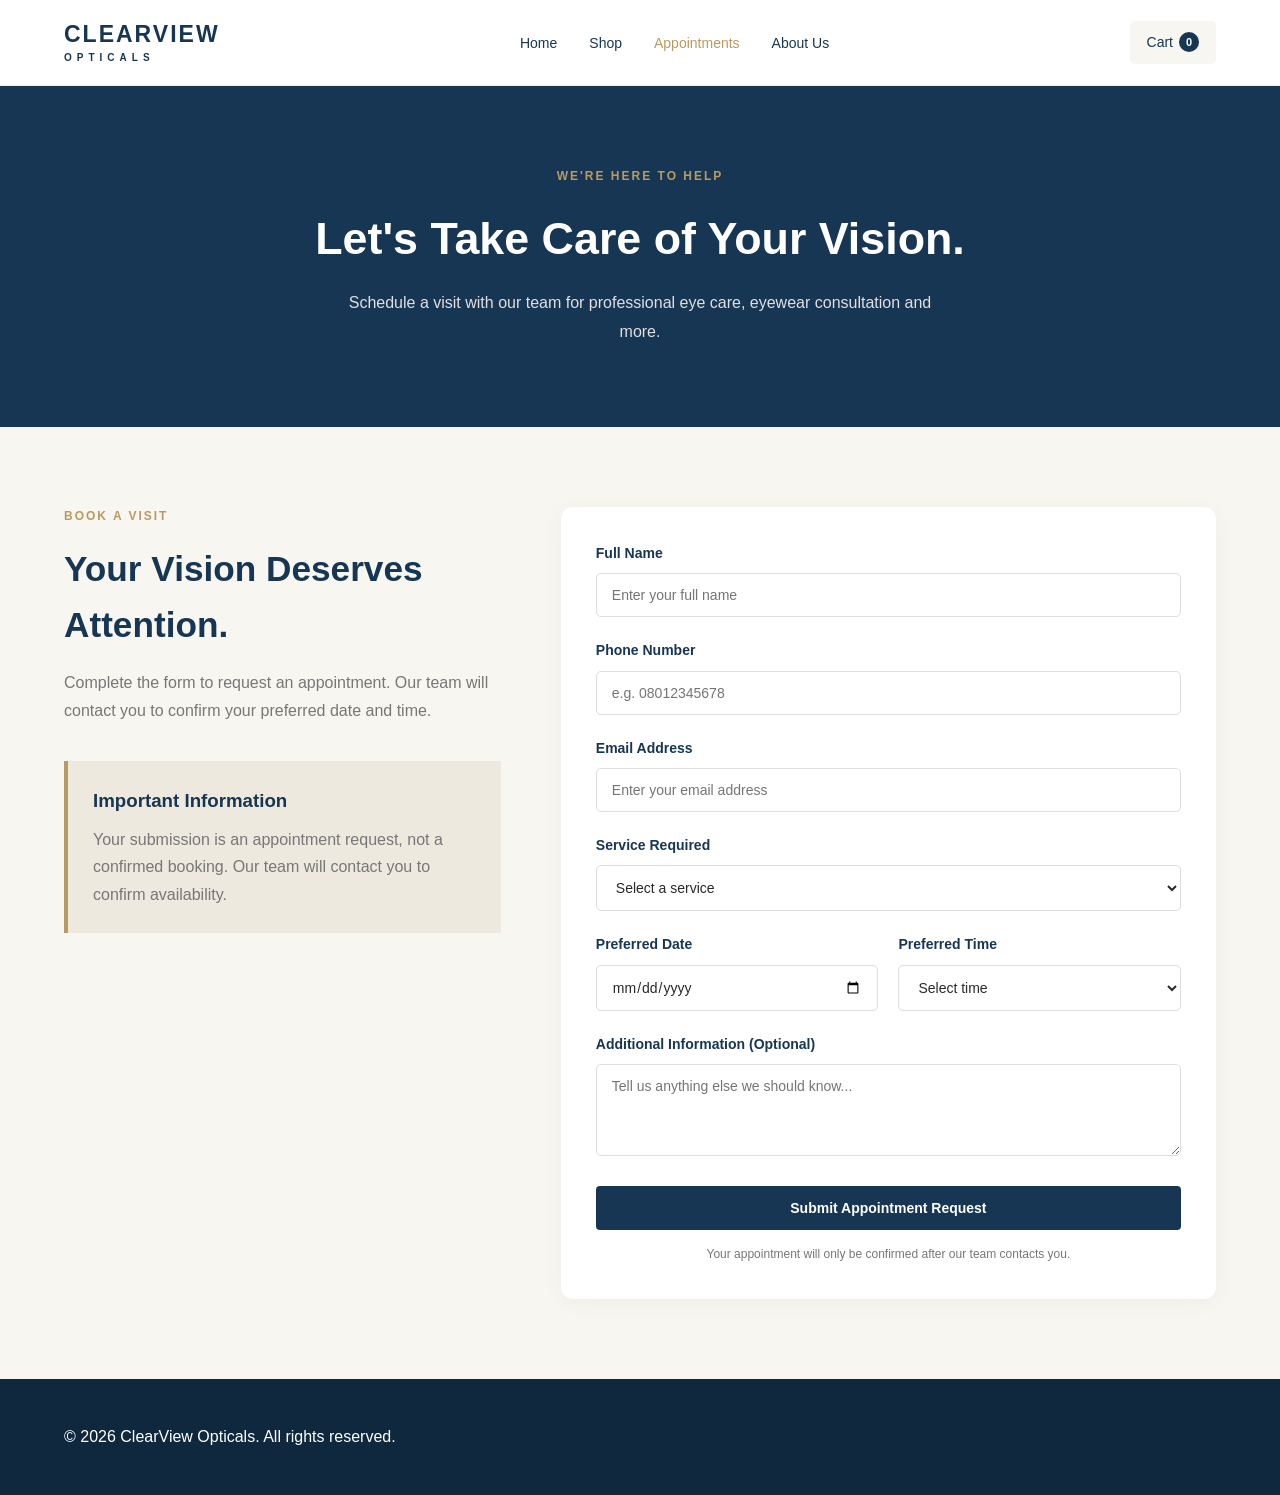
<file: appointments.html>
<!doctype html>
<html lang="en">
  <head>
    <meta charset="UTF-8" />
    <meta name="viewport" content="width=device-width, initial-scale=1.0" />

    <title>Book an Appointment | ClearView Opticals</title>

    <meta
      name="description"
      content="Discover quality eyewear, stylish frames and professional eye care services at ClearView Opticals. Book an appointment or explore our collection."
    />

    <meta name="author" content="ClearView Opticals" />

    <meta name="robots" content="index, follow" />

    <meta
      property="og:title"
      content="ClearView Opticals | See Clearly. Live Fully."
    />

    <meta
      property="og:description"
      content="Discover quality eyewear and professional eye care services at ClearView Opticals."
    />

    <meta property="og:type" content="website" />

    <meta property="og:image" content="images/clearview-preview." />

    <link rel="icon" type="image/x-icon" href="favicon.ico" />
    <link rel="icon" type="image/png" href="clearview-favicon.png" />
    <link rel="stylesheet" href="assets/css/style.css" />
  </head>

  <body>
    <!-- Navigation -->
    <header class="header">
      <nav class="navbar container">
        <a href="index.html" class="logo">
          CLEARVIEW
          <span>OPTICALS</span>
        </a>

        <button
          class="menu-toggle"
          id="menuToggle"
          aria-label="Toggle navigation"
          aria-expanded="false"
        >
          ☰
        </button>

        <ul class="nav-links" id="navLinks">
          <li><a href="index.html">Home</a></li>
          <li><a href="shop.html">Shop</a></li>
          <li><a href="appointments.html" class="active">Appointments</a></li>
          <li><a href="index.html#about">About Us</a></li>
        </ul>

        <a href="cart.html" class="cart-link">
          Cart <span id="cartCount">0</span>
        </a>
      </nav>
    </header>

    <!-- Appointment Hero -->
    <section class="appointment-hero">
      <div class="container">
        <p class="eyebrow">WE'RE HERE TO HELP</p>

        <h1>Let's Take Care of Your Vision.</h1>

        <p>
          Schedule a visit with our team for professional eye care, eyewear
          consultation and more.
        </p>
      </div>
    </section>

    <!-- Appointment Form -->
    <section class="appointment-section">
      <div class="container appointment-layout">
        <div class="appointment-info">
          <p class="eyebrow">BOOK A VISIT</p>

          <h2>Your Vision Deserves Attention.</h2>

          <p>
            Complete the form to request an appointment. Our team will contact
            you to confirm your preferred date and time.
          </p>

          <div class="appointment-note">
            <h3>Important Information</h3>

            <p>
              Your submission is an appointment request, not a confirmed
              booking. Our team will contact you to confirm availability.
            </p>
          </div>
        </div>

        <div class="appointment-form-container">
          <form id="appointmentForm">
            <div class="form-group">
              <label for="customerName">Full Name</label>

              <input
                type="text"
                id="customerName"
                placeholder="Enter your full name"
                required
              />
            </div>

            <div class="form-group">
              <label for="customerPhone">Phone Number</label>

              <input
                type="tel"
                id="customerPhone"
                placeholder="e.g. 08012345678"
                required
              />
            </div>

            <div class="form-group">
              <label for="customerEmail">Email Address</label>

              <input
                type="email"
                id="customerEmail"
                placeholder="Enter your email address"
              />
            </div>

            <div class="form-group">
              <label for="appointmentService">Service Required</label>

              <select id="appointmentService" required>
                <option value="">Select a service</option>

                <option value="Eye Examination">Eye Examination</option>

                <option value="Frame Consultation">Frame Consultation</option>

                <option value="Lens Consultation">Lens Consultation</option>

                <option value="Contact Lens Consultation">
                  Contact Lens Consultation
                </option>

                <option value="General Enquiry">General Enquiry</option>
              </select>
            </div>

            <div class="form-row">
              <div class="form-group">
                <label for="appointmentDate"> Preferred Date </label>

                <input type="date" id="appointmentDate" required />
              </div>

              <div class="form-group">
                <label for="appointmentTime"> Preferred Time </label>

                <select id="appointmentTime" required>
                  <option value="">Select time</option>

                  <option value="Morning">Morning</option>

                  <option value="Afternoon">Afternoon</option>

                  <option value="Evening">Evening</option>
                </select>
              </div>
            </div>

            <div class="form-group">
              <label for="appointmentMessage">
                Additional Information (Optional)
              </label>

              <textarea
                id="appointmentMessage"
                rows="4"
                placeholder="Tell us anything else we should know..."
              ></textarea>
            </div>

            <button type="submit" class="btn btn-primary appointment-submit">
              Submit Appointment Request
            </button>

            <p class="form-disclaimer">
              Your appointment will only be confirmed after our team contacts
              you.
            </p>
          </form>
        </div>
      </div>
    </section>

    <!-- Footer -->
    <footer class="footer">
      <div class="container">
        <div class="footer-bottom">
          <p>
            &copy; <span id="currentYear"></span>
            ClearView Opticals. All rights reserved.
          </p>
        </div>
      </div>
    </footer>

    <script src="assets/js/main.js"></script>
    <script src="assets/js/cart.js"></script>
    <script src="assets/js/appointments.js"></script>
  </body>
</html>
</file>
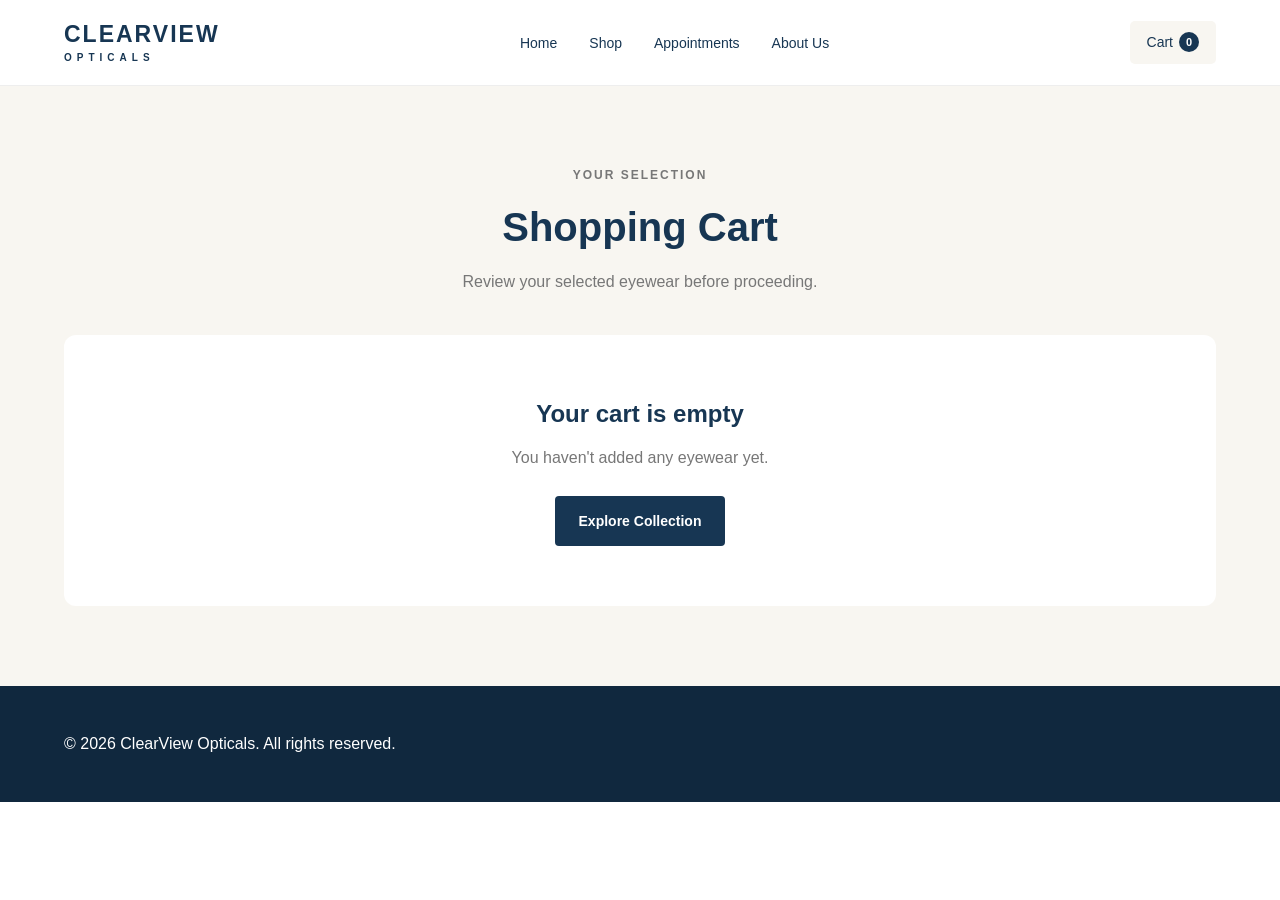
<file: cart.html>
<!doctype html>
<html lang="en">
  <head>
    <meta charset="UTF-8" />
    <meta name="viewport" content="width=device-width, initial-scale=1.0" />

    <title>Your Cart | ClearView Opticals</title>

    <meta
      name="description"
      content="Discover quality eyewear, stylish frames and professional eye care services at ClearView Opticals. Book an appointment or explore our collection."
    />

    <meta name="author" content="ClearView Opticals" />

    <meta name="robots" content="index, follow" />

    <meta
      property="og:title"
      content="ClearView Opticals | See Clearly. Live Fully."
    />

    <meta
      property="og:description"
      content="Discover quality eyewear and professional eye care services at ClearView Opticals."
    />

    <meta property="og:type" content="website" />

    <meta property="og:image" content="images/clearview-preview.jpg" />

    <link rel="icon" type="image/x-icon" href="favicon.ico" />
    <link rel="icon" type="image/png" href="clearview-favicon.png" />
    <link rel="stylesheet" href="assets/css/style.css" />
  </head>

  <body>
    <!-- Navigation -->
    <header class="header">
      <nav class="navbar container">
        <a href="index.html" class="logo">
          CLEARVIEW
          <span>OPTICALS</span>
        </a>

        <button
          class="menu-toggle"
          id="menuToggle"
          aria-label="Toggle navigation"
          aria-expanded="false"
        >
          ☰
        </button>

        <ul class="nav-links" id="navLinks">
          <li><a href="index.html">Home</a></li>
          <li><a href="shop.html">Shop</a></li>
          <li><a href="appointments.html">Appointments</a></li>
          <li><a href="index.html#about">About Us</a></li>
        </ul>

        <a href="cart.html" class="cart-link">
          Cart <span id="cartCount">0</span>
        </a>
      </nav>
    </header>

    <!-- Cart Section -->
    <section class="cart-section">
      <div class="container">
        <div class="section-heading">
          <p class="eyebrow">YOUR SELECTION</p>
          <h1>Shopping Cart</h1>
          <p>Review your selected eyewear before proceeding.</p>
        </div>

        <div id="cartContainer">
          <!-- JavaScript will display cart items here -->
        </div>
      </div>
    </section>

    <!-- Footer -->
    <footer class="footer">
      <div class="container">
        <div class="footer-bottom">
          <p>
            &copy; <span id="currentYear"></span>
            ClearView Opticals. All rights reserved.
          </p>
        </div>
      </div>
    </footer>

    <script src="assets/js/product.js"></script>
    <script src="assets/js/main.js"></script>
    <script src="assets/js/cart.js"></script>
  </body>
</html>
</file>
<file: assets/css/style.css>
/* =================================
   1. GLOBAL SETTINGS
================================= */

:root {
  --navy: #173653;
  --navy-dark: #10283e;
  --cream: #f8f6f1;
  --white: #ffffff;
  --gold: #b99a62;
  --text: #292929;
  --muted: #777777;

  --container-width: 1200px;
}

* {
  margin: 0;
  padding: 0;
  box-sizing: border-box;
}

html {
  scroll-behavior: smooth;
}

body {
  font-family: Arial, Helvetica, sans-serif;
  color: var(--text);
  line-height: 1.6;
}

a {
  text-decoration: none;
  color: inherit;
}

img {
  display: block;
  max-width: 100%;
}

.container {
  width: min(90%, var(--container-width));
  margin: 0 auto;
}

/* Accessibility — visible keyboard focus everywhere */
button:focus-visible,
a:focus-visible {
  outline: 2px solid var(--gold);
  outline-offset: 2px;
}

/* =================================
   2. NAVIGATION
================================= */

.header {
  background: var(--white);
  position: sticky;
  top: 0;
  z-index: 100;
  border-bottom: 1px solid #eeeeee;
}

.navbar {
  min-height: 85px;
  display: flex;
  align-items: center;
  justify-content: space-between;
}

.logo {
  color: var(--navy);
  font-size: 23px;
  font-weight: 800;
  letter-spacing: 2px;
  line-height: 1.1;
}

.logo span {
  display: block;
  font-size: 10px;
  letter-spacing: 5px;
  margin-top: 5px;
}

.nav-links {
  display: flex;
  align-items: center;
  gap: 32px;
  list-style: none;
}

.nav-links a {
  font-size: 14px;
  font-weight: 500;
  color: var(--navy);
  text-decoration: none;
  transition: color 0.3s ease;
}

.nav-links a:hover,
.nav-links a.active {
  color: var(--gold);
}

.cart-link {
  background: var(--cream);
  color: var(--navy);
  padding: 10px 17px;
  border-radius: 5px;
  font-size: 14px;
  display: inline-flex;
  align-items: center;
  gap: 6px;
}

/* Cart badge — pill shape stays round for 1, 10, 100+ */
#cartCount {
  display: inline-flex;
  align-items: center;
  justify-content: center;
  min-width: 20px;
  height: 20px;
  padding: 0 6px;
  border-radius: 999px;
  background: var(--navy);
  color: var(--white);
  font-size: 11px;
  font-weight: 700;
  line-height: 1;
}

.menu-toggle {
  display: none;
  background: none;
  border: none;
  font-size: 25px;
  cursor: pointer;
}

/* =================================
   3. BUTTONS
================================= */

.btn {
  display: inline-block;
  padding: 14px 24px;
  border-radius: 4px;
  font-size: 14px;
  font-weight: 600;
  transition: 0.3s;
}

.btn-primary {
  background: var(--navy);
  color: var(--white);
}

.btn-primary:hover {
  background: var(--navy-dark);
}

.btn-outline {
  border: 1px solid var(--navy);
  color: var(--navy);
}

.btn-outline:hover {
  background: var(--navy);
  color: white;
}

.btn-light {
  background: white;
  color: var(--navy);
}

/* =================================
   4. HERO SECTION
================================= */

.hero {
  background: var(--cream);
  padding: 80px 0;
}

.hero-content {
  display: grid;
  grid-template-columns: 1fr 1fr;
  align-items: center;
  gap: 60px;
}

.eyebrow {
  color: var(--gold);
  font-size: 12px;
  font-weight: 700;
  letter-spacing: 2px;
}

.hero h1 {
  color: var(--navy);
  font-size: clamp(42px, 5vw, 68px);
  line-height: 1.1;
  margin: 20px 0;
}

.hero h1 span {
  display: block;
  color: var(--gold);
}

.hero-text p {
  color: var(--muted);
  max-width: 470px;
  margin-bottom: 30px;
}

.hero-buttons {
  display: flex;
  flex-wrap: wrap;
  gap: 12px;
}

.hero-image {
  background: var(--cream);
  border-radius: 8px;
  overflow: hidden;
}

.hero-image img {
  width: 100%;
  height: 440px;
  object-fit: cover;
  border-radius: 8px;
}

/* =================================
   5. TRUST SECTION
================================= */

.trust-section {
  padding: 35px 0;
  background: white;
  border-bottom: 1px solid #eeeeee;
}

.trust-content {
  display: grid;
  grid-template-columns: repeat(3, 1fr);
  gap: 25px;
  text-align: center;
}

.trust-content strong,
.trust-content span {
  display: block;
}

.trust-content strong {
  color: var(--navy);
  font-size: 15px;
}

.trust-content span {
  color: var(--muted);
  font-size: 13px;
}

/* =================================
   6. GENERAL SECTIONS
================================= */

.section {
  padding-top: 90px;
  padding-bottom: 90px;
}

.section-heading {
  text-align: center;
  max-width: 650px;
  margin: 0 auto 45px;
}

.section-heading h2 {
  color: var(--navy);
  font-size: clamp(28px, 4vw, 40px);
  margin: 12px 0;
}

.section-heading p {
  color: var(--muted);
}

/* =================================
   7. SERVICES
================================= */

.service-grid {
  display: grid;
  grid-template-columns: repeat(3, 1fr);
  gap: 25px;
}

.service-card {
  border: 1px solid #eeeeee;
  padding: 35px 28px;
  border-radius: 6px;
  transition: 0.3s;
}

.service-card:hover {
  transform: translateY(-5px);
  box-shadow: 0 12px 30px rgba(0, 0, 0, 0.06);
}

.service-icon {
  color: var(--gold);
  font-size: 25px;
  font-weight: bold;
  margin-bottom: 20px;
}

.service-card h3 {
  color: var(--navy);
  margin-bottom: 12px;
}

.service-card p {
  color: var(--muted);
  font-size: 14px;
  margin-bottom: 20px;
}

.service-card a {
  color: var(--navy);
  font-weight: 600;
  font-size: 14px;
}

/* =================================
   8. FEATURED PRODUCTS
================================= */

.featured-section {
  background: var(--cream);
  padding: 90px 0;
}

.featured-placeholder {
  background: white;
  border: 1px dashed #d8d2c6;
  border-radius: 8px;
  padding: 60px 20px;
  text-align: center;
}

.featured-placeholder p {
  color: var(--muted);
  margin-bottom: 20px;
}

/* =================================
   9. APPOINTMENT CTA (home page)
================================= */

.appointment-cta {
  background: var(--navy);
  color: white;
  padding: 75px 0;
}

.cta-content {
  display: flex;
  justify-content: space-between;
  align-items: center;
  gap: 30px;
}

.cta-content h2 {
  font-size: 34px;
  margin: 12px 0;
}

.cta-content p {
  color: #d4dce3;
  max-width: 550px;
}

/* =================================
   10. FOOTER
================================= */

.footer {
  background: var(--navy-dark);
  color: white;
  padding: 45px 0;
}

.footer-content {
  text-align: center;
}

.footer-logo {
  color: white;
  display: inline-block;
  margin-bottom: 15px;
}

.footer-content > p {
  font-size: 14px;
  color: #d4dce3;
}

.copyright {
  margin-top: 25px;
  font-size: 12px !important;
}

/* =================================
   11. RESPONSIVENESS — GLOBAL
================================= */

@media (max-width: 768px) {
  .navbar {
    min-height: 75px;
    position: relative;
  }

  .menu-toggle {
    display: block;
    margin-left: auto;
    margin-right: 18px;
  }

  .nav-links {
    display: none;
    position: absolute;
    top: 75px;
    left: 0;
    width: 100%;
    background: white;
    padding: 25px;
    flex-direction: column;
    align-items: flex-start;
    gap: 20px;
    box-shadow: 0 10px 20px rgba(0, 0, 0, 0.08);
  }

  .nav-links.show {
    display: flex;
  }

  .hero {
    padding: 55px 0;
  }

  .hero-content {
    grid-template-columns: 1fr;
    gap: 35px;
  }

  .hero-image img {
    height: 320px;
  }

  .trust-content {
    grid-template-columns: 1fr;
    gap: 25px;
  }

  .service-grid {
    grid-template-columns: 1fr;
  }

  .section {
    padding-top: 65px;
    padding-bottom: 65px;
  }

  .featured-section {
    padding: 65px 0;
  }

  .cta-content {
    flex-direction: column;
    align-items: flex-start;
  }

  .cta-content h2 {
    font-size: 28px;
  }

  .cart-link {
    padding: 8px 12px;
  }
}

/* =================================
   12. SHOP PAGE
================================= */

.shop-hero {
  background: var(--cream);
  padding: 75px 0;
  text-align: center;
}

.shop-hero h1 {
  color: var(--navy);
  font-size: clamp(32px, 5vw, 48px);
  margin: 15px 0;
}

.shop-hero p {
  color: var(--muted);
  max-width: 550px;
  margin: 0 auto;
}

.shop-section {
  padding-top: 65px;
  padding-bottom: 90px;
}

/* FILTER BUTTONS */

.shop-toolbar {
  display: flex;
  justify-content: space-between;
  align-items: center;
  gap: 20px;
  margin-bottom: 40px;
}

.filter-buttons {
  display: flex;
  flex-wrap: wrap;
  gap: 12px;
}

.filter-btn {
  padding: 10px 20px;
  border: 1px solid #dddddd;
  background: white;
  color: var(--text);
  border-radius: 4px;
  cursor: pointer;
  transition:
    background 0.3s ease,
    color 0.3s ease,
    border-color 0.3s ease;
}

.filter-btn:hover,
.filter-btn.active {
  background: var(--navy);
  color: white;
  border-color: var(--navy);
}

#productCount {
  color: var(--muted);
  font-size: 14px;
}

/* PRODUCT GRID */

.product-grid {
  display: grid;
  grid-template-columns: repeat(3, 1fr);
  gap: 30px;
}

.product-card {
  background: var(--white);
  border: 1px solid #eeeeee;
  border-radius: 10px;
  overflow: hidden;
  display: flex;
  flex-direction: column;
  transition:
    transform 0.3s ease,
    box-shadow 0.3s ease;
}

.product-card:hover {
  transform: translateY(-5px);
  box-shadow: 0 12px 30px rgba(0, 0, 0, 0.08);
}

.product-image {
  width: 100%;
  height: 280px;
  min-height: 280px;
  background: var(--cream);
  overflow: hidden;
}

.product-image img {
  width: 100%;
  height: 100%;
  object-fit: cover;
  display: block;
  transition: 0.4s;
}

.product-card:hover .product-image img {
  transform: scale(1.05);
}

.product-info {
  padding: 20px;
  display: flex;
  flex-direction: column;
  flex: 1;
}

.product-category {
  color: var(--gold);
  font-size: 11px;
  font-weight: bold;
  text-transform: uppercase;
  letter-spacing: 1px;
}

.product-info h3 {
  color: var(--navy);
  font-size: 17px;
  margin: 8px 0;
}

.product-description {
  color: var(--muted);
  font-size: 13px;
  line-height: 1.6;
  min-height: 42px;
  display: -webkit-box;
  -webkit-line-clamp: 2;
  line-clamp: 2;
  -webkit-box-orient: vertical;
  overflow: hidden;
}

.product-bottom {
  display: flex;
  justify-content: space-between;
  align-items: center;
  margin-top: auto;
  padding-top: 20px;
  gap: 10px;
  min-height: 56px;
}

.product-price {
  color: var(--navy);
  font-weight: bold;
  font-size: 17px;
}

/* Add to Cart — matches the quantity pill height and shape */
.add-cart-btn {
  background: var(--navy);
  color: var(--white);
  border: none;
  padding: 0 16px;
  height: 36px;
  border-radius: 999px;
  cursor: pointer;
  display: inline-flex;
  align-items: center;
  justify-content: center;
  font-size: 13px;
  font-weight: 600;
  transition: background 0.3s ease;
  -webkit-tap-highlight-color: transparent;
}

.add-cart-btn:hover {
  background: var(--gold);
}

/* Shop-page quantity pill — scoped to product cards only */
.product-card .quantity-controls {
  display: inline-flex;
  align-items: center;
  gap: 0;
  border: 1px solid var(--navy);
  border-radius: 999px;
  background: var(--white);
  overflow: hidden;
  height: 36px;
}

.product-card .qty-btn {
  appearance: none;
  border: none;
  background: transparent;
  color: var(--navy);
  font-size: 18px;
  font-weight: 600;
  line-height: 1;
  width: 34px;
  height: 100%;
  display: inline-flex;
  align-items: center;
  justify-content: center;
  cursor: pointer;
  transition:
    background 0.2s ease,
    color 0.2s ease;
  user-select: none;
  -webkit-tap-highlight-color: transparent;
}

.product-card .qty-btn:hover {
  background: var(--navy);
  color: var(--white);
}

.product-card .qty-btn:active {
  transform: scale(0.94);
  background: var(--navy-dark);
  color: var(--white);
}

.product-card .qty-btn.decrease {
  border-right: 1px solid rgba(23, 54, 83, 0.15);
}

.product-card .qty-btn.increase {
  border-left: 1px solid rgba(23, 54, 83, 0.15);
}

.product-card .qty-value {
  min-width: 28px;
  padding: 0 4px;
  text-align: center;
  font-size: 15px;
  font-weight: 600;
  color: var(--navy);
  line-height: 1;
  display: inline-flex;
  align-items: center;
  justify-content: center;
}

/* Optional gold-accent variant for the shop pill */
.product-card .quantity-controls.gold {
  border-color: var(--gold);
}
.product-card .quantity-controls.gold .qty-btn {
  color: var(--gold);
}
.product-card .quantity-controls.gold .qty-btn:hover {
  background: var(--gold);
  color: var(--white);
}

/* SHOP RESPONSIVENESS */

@media (max-width: 768px) {
  .product-grid {
    grid-template-columns: repeat(2, 1fr);
    gap: 15px;
  }

  .product-image {
    height: 200px;
    min-height: 200px;
  }

  .shop-toolbar {
    flex-direction: column;
    align-items: flex-start;
    gap: 12px;
  }

  #productCount {
    margin-top: 4px;
  }
}

@media (max-width: 480px) {
  .product-grid {
    grid-template-columns: 1fr;
  }

  .product-image {
    height: 280px;
    min-height: 280px;
  }

  .product-bottom {
    flex-wrap: wrap;
  }
}

/* =================================
   13. CART PAGE
================================= */

.cart-section {
  padding: 80px 0;
  background: var(--cream);
  min-height: 65vh;
}

.cart-section .section-heading {
  margin-bottom: 40px;
}

.section-heading h1 {
  font-size: 2.5rem;
  color: var(--navy);
  margin: 10px 0;
}

.empty-cart {
  background: var(--white);
  padding: 60px 20px;
  text-align: center;
  border-radius: 12px;
}

.empty-cart h2 {
  color: var(--navy);
  margin-bottom: 12px;
}

.empty-cart p {
  color: var(--muted);
  margin-bottom: 25px;
}

.cart-layout {
  display: grid;
  grid-template-columns: 1.7fr 1fr;
  gap: 30px;
  align-items: start;
}

.cart-items,
.cart-summary {
  background: var(--white);
  padding: 25px;
  border-radius: 12px;
}

.cart-item {
  display: flex;
  align-items: center;
  gap: 20px;
  padding: 20px 0;
  border-bottom: 1px solid #eeeeee;
}

.cart-item:first-child {
  padding-top: 0;
}

.cart-item img {
  width: 110px;
  height: 100px;
  object-fit: cover;
  border-radius: 8px;
}

.cart-item-details {
  flex: 1;
}

.cart-item-details h3 {
  color: var(--navy);
  margin-bottom: 8px;
}

.cart-item-details p {
  color: var(--muted);
  margin-bottom: 12px;
}

/* Cart-page quantity row — simple, NOT a pill */
.cart-item .quantity-controls {
  display: flex;
  align-items: center;
  gap: 12px;
}

.quantity-btn {
  width: 30px;
  height: 30px;
  border: 1px solid #dddddd;
  background: var(--white);
  cursor: pointer;
  border-radius: 4px;
  transition:
    background 0.2s ease,
    border-color 0.2s ease;
}

.quantity-btn:hover {
  background: var(--cream);
  border-color: var(--navy);
}

.cart-item-price {
  display: flex;
  flex-direction: column;
  align-items: flex-end;
  gap: 15px;
}

.cart-item-price strong {
  color: var(--navy);
}

.remove-item {
  border: none;
  background: none;
  color: #b54747;
  cursor: pointer;
}

.remove-item:hover {
  text-decoration: underline;
}

.cart-summary h2 {
  color: var(--navy);
  margin-bottom: 25px;
}

.summary-row,
.summary-total {
  display: flex;
  justify-content: space-between;
  gap: 15px;
  margin-bottom: 20px;
  color: var(--muted);
}

.summary-total {
  border-top: 1px solid #eeeeee;
  padding-top: 20px;
  color: var(--navy);
  font-size: 1.1rem;
  font-weight: 700;
}

.checkout-btn {
  width: 100%;
  border: none;
  cursor: pointer;
  margin-top: 10px;
}

.continue-shopping {
  display: block;
  text-align: center;
  margin-top: 20px;
  color: var(--navy);
  text-decoration: none;
}

/* CART RESPONSIVENESS */

@media (max-width: 768px) {
  .cart-layout {
    grid-template-columns: 1fr;
  }

  .cart-section {
    padding: 50px 0;
  }
}

@media (max-width: 480px) {
  .cart-item {
    flex-wrap: wrap;
    gap: 12px;
  }

  .cart-item img {
    width: 85px;
    height: 85px;
  }

  .cart-item-details {
    min-width: 150px;
  }

  .cart-item-price {
    width: 100%;
    flex-direction: row;
    justify-content: space-between;
    align-items: center;
  }
}

/* =================================
   14. CART NOTIFICATION
================================= */

#cartNotification {
  position: fixed;
  bottom: 30px;
  right: 30px;
  background: var(--navy);
  color: var(--white);
  padding: 15px 25px;
  border-radius: 6px;
  font-size: 14px;
  opacity: 0;
  visibility: hidden;
  transform: translateY(15px);
  transition:
    opacity 0.3s ease,
    visibility 0.3s ease,
    transform 0.3s ease;
  z-index: 1000;
}

#cartNotification.show {
  opacity: 1;
  visibility: visible;
  transform: translateY(0);
}

@media (max-width: 480px) {
  #cartNotification {
    right: 15px;
    bottom: 15px;
    left: 15px;
    text-align: center;
  }
}

/* =================================
   15. APPOINTMENT PAGE
================================= */

.appointment-hero {
  background: var(--navy);
  color: var(--white);
  padding: 80px 0;
  text-align: center;
}

.appointment-hero .eyebrow {
  color: var(--gold);
}

.appointment-hero h1 {
  font-size: 2.8rem;
  max-width: 750px;
  margin: 15px auto;
}

.appointment-hero p {
  max-width: 600px;
  margin: 0 auto;
  line-height: 1.8;
  color: #e0e0e0;
}

.appointment-section {
  padding: 80px 0;
  background: var(--cream);
}

.appointment-layout {
  display: grid;
  grid-template-columns: 0.8fr 1.2fr;
  gap: 60px;
  align-items: start;
}

.appointment-info h2 {
  font-size: 2.2rem;
  color: var(--navy);
  margin: 15px 0;
}

.appointment-info > p:not(.eyebrow) {
  color: var(--muted);
  line-height: 1.8;
}

.appointment-note {
  margin-top: 35px;
  padding: 25px;
  background: #eee9df;
  border-left: 4px solid var(--gold);
}

.appointment-note h3 {
  color: var(--navy);
  margin-bottom: 10px;
}

.appointment-note p {
  color: var(--muted);
  line-height: 1.7;
}

.appointment-form-container {
  background: var(--white);
  padding: 35px;
  border-radius: 12px;
  box-shadow: 0 4px 20px rgba(0, 0, 0, 0.04);
}

.form-group {
  margin-bottom: 22px;
}

.form-group label {
  display: block;
  margin-bottom: 9px;
  color: var(--navy);
  font-weight: 600;
  font-size: 14px;
}

.form-group input,
.form-group select,
.form-group textarea {
  width: 100%;
  padding: 13px 15px;
  border: 1px solid #dddddd;
  border-radius: 5px;
  font-family: inherit;
  font-size: 14px;
  background: var(--white);
  color: var(--text);
}

.form-group input:focus,
.form-group select:focus,
.form-group textarea:focus {
  outline: none;
  border-color: var(--gold);
  box-shadow: 0 0 0 3px rgba(185, 154, 98, 0.15);
}

.form-group textarea {
  resize: vertical;
}

.form-row {
  display: grid;
  grid-template-columns: 1fr 1fr;
  gap: 20px;
}

.appointment-submit {
  width: 100%;
  border: none;
  cursor: pointer;
}

.form-disclaimer {
  text-align: center;
  font-size: 12px;
  color: var(--muted);
  margin-top: 15px;
  line-height: 1.6;
}

/* APPOINTMENT RESPONSIVENESS */

@media (max-width: 768px) {
  .appointment-layout {
    grid-template-columns: 1fr;
    gap: 35px;
  }

  .appointment-hero h1 {
    font-size: 2rem;
  }

  .appointment-section {
    padding: 50px 0;
  }
}

@media (max-width: 480px) {
  .appointment-form-container {
    padding: 22px;
  }

  .form-row {
    grid-template-columns: 1fr;
    gap: 0;
  }

  .appointment-hero {
    padding: 60px 0;
  }
}
/* =================================
   FEATURED PRODUCTS (homepage)
================================= */

.featured-grid {
  margin-bottom: 40px;
}

.featured-cta {
  text-align: center;
}

@media (max-width: 768px) {
  .featured-grid {
    grid-template-columns: repeat(2, 1fr);
    gap: 15px;
  }
}

@media (max-width: 480px) {
  .featured-grid {
    grid-template-columns: 1fr;
  }
}
/* =================================
   PROMO BANNER
================================= */

.promo-banner {
  background: linear-gradient(135deg, var(--navy) 0%, var(--navy-dark) 100%);
  color: var(--white);
  padding: 60px 0;
  position: relative;
  overflow: hidden;
}

/* Subtle gold accent circle */
.promo-banner::before {
  content: "";
  position: absolute;
  top: -60px;
  right: -60px;
  width: 220px;
  height: 220px;
  border-radius: 50%;
  background: radial-gradient(
    circle,
    rgba(185, 154, 98, 0.25) 0%,
    transparent 70%
  );
  pointer-events: none;
}

.promo-content {
  display: flex;
  justify-content: space-between;
  align-items: center;
  gap: 40px;
  position: relative;
  z-index: 1;
}

.promo-badge {
  display: inline-block;
  background: var(--gold);
  color: var(--navy-dark);
  font-size: 11px;
  font-weight: 800;
  letter-spacing: 2px;
  padding: 6px 12px;
  border-radius: 4px;
  margin-bottom: 14px;
}

.promo-text h2 {
  font-size: clamp(24px, 3vw, 34px);
  line-height: 1.2;
  margin-bottom: 10px;
}

.promo-text p {
  color: #d4dce3;
  max-width: 520px;
  line-height: 1.7;
}

.promo-actions {
  display: flex;
  flex-direction: column;
  align-items: flex-start;
  gap: 14px;
  flex-shrink: 0;
}

.promo-link {
  color: var(--gold);
  font-weight: 600;
  font-size: 14px;
  transition: color 0.2s ease;
}

.promo-link:hover {
  color: var(--white);
}

/* =================================
   BEST SELLERS
================================= */

.bestsellers-section {
  padding: 90px 0;
  background: var(--white);
}

.bestsellers-grid {
  margin-bottom: 40px;
}

/* =================================
   RESPONSIVENESS
================================= */

@media (max-width: 768px) {
  .promo-banner {
    padding: 45px 0;
  }

  .promo-content {
    flex-direction: column;
    align-items: flex-start;
    gap: 25px;
  }

  .promo-actions {
    flex-direction: row;
    align-items: center;
    flex-wrap: wrap;
  }

  .bestsellers-section {
    padding: 65px 0;
  }
}

@media (max-width: 480px) {
  .promo-actions {
    flex-direction: column;
    align-items: stretch;
    width: 100%;
  }

  .promo-actions .btn {
    text-align: center;
  }
}
</file>
